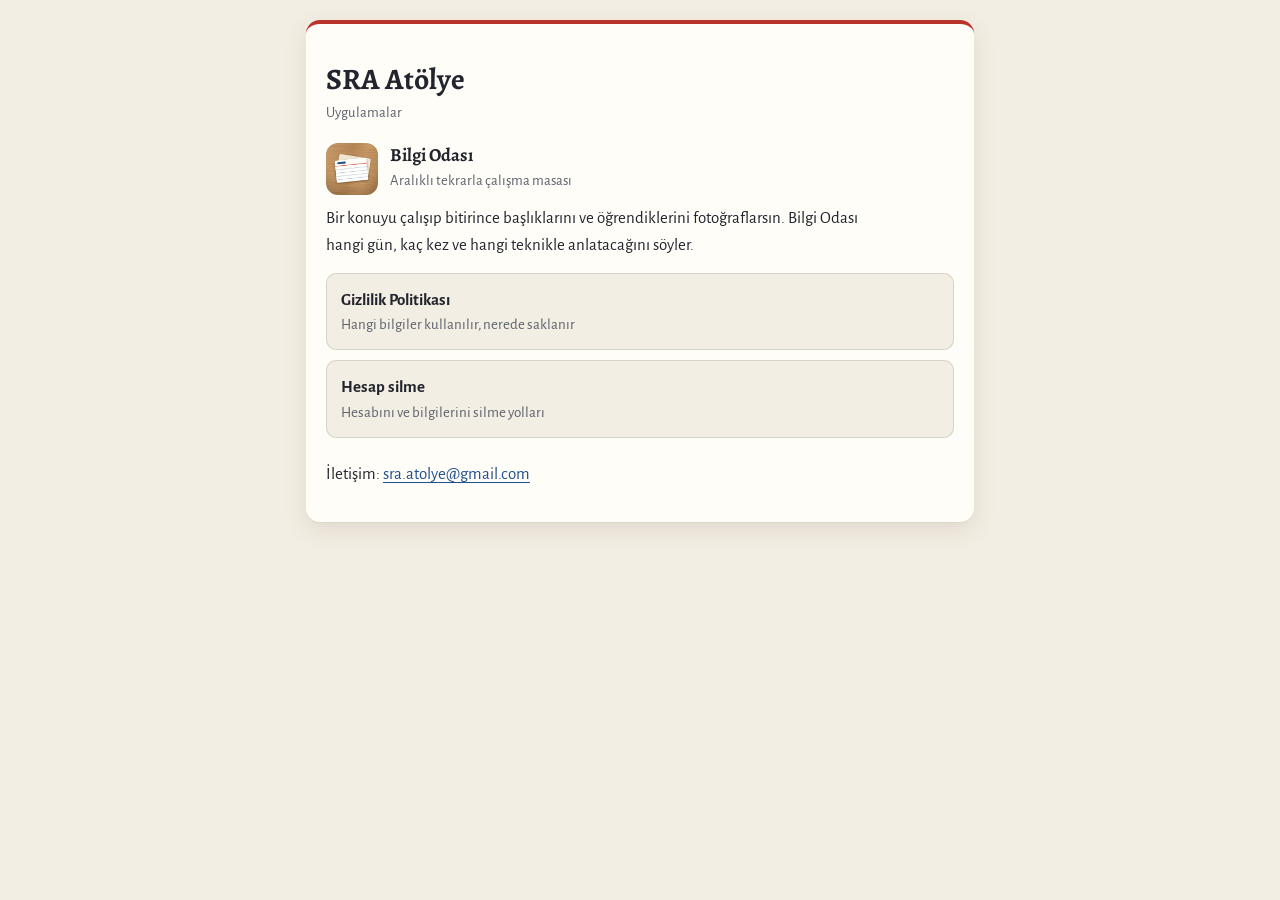
<file: index.html>
<!doctype html>
<html lang="tr">
<head>
<meta charset="utf-8">
<meta name="viewport" content="width=device-width, initial-scale=1">
<title>SRA Atölye</title>
<meta name="description" content="SRA Atölye'nin uygulamaları.">
<link rel="icon" href="bilgi-odasi/simge-64.png">
<link rel="preconnect" href="https://fonts.googleapis.com">
<link rel="preconnect" href="https://fonts.gstatic.com" crossorigin>
<link rel="stylesheet" href="https://fonts.googleapis.com/css2?family=Alegreya:wght@500;700&family=Alegreya+Sans:wght@400;700;800&display=swap">
<link rel="stylesheet" href="stil.css">
</head>
<body>
<main>
<article class="sayfa">
  <h1>SRA Atölye</h1>
  <p class="tarih">Uygulamalar</p>
  <div class="marka" style="margin-top:18px"><img src="bilgi-odasi/simge.png" alt="" width="52" height="52"><div><b>Bilgi Odası</b><span>Aralıklı tekrarla çalışma masası</span></div></div>
  <p>Bir konuyu çalışıp bitirince başlıklarını ve öğrendiklerini fotoğraflarsın. Bilgi Odası hangi gün, kaç kez ve hangi teknikle anlatacağını söyler.</p>
  <div class="baglantilar">
    <a href="bilgi-odasi/gizlilik.html">Gizlilik Politikası<span>Hangi bilgiler kullanılır, nerede saklanır</span></a>
    <a href="bilgi-odasi/hesap-silme.html">Hesap silme<span>Hesabını ve bilgilerini silme yolları</span></a>
  </div>
  <p style="margin-top:22px">İletişim: <a href="mailto:sra.atolye@gmail.com">sra.atolye@gmail.com</a></p>
</article>
</main>
</body>
</html>
</file>
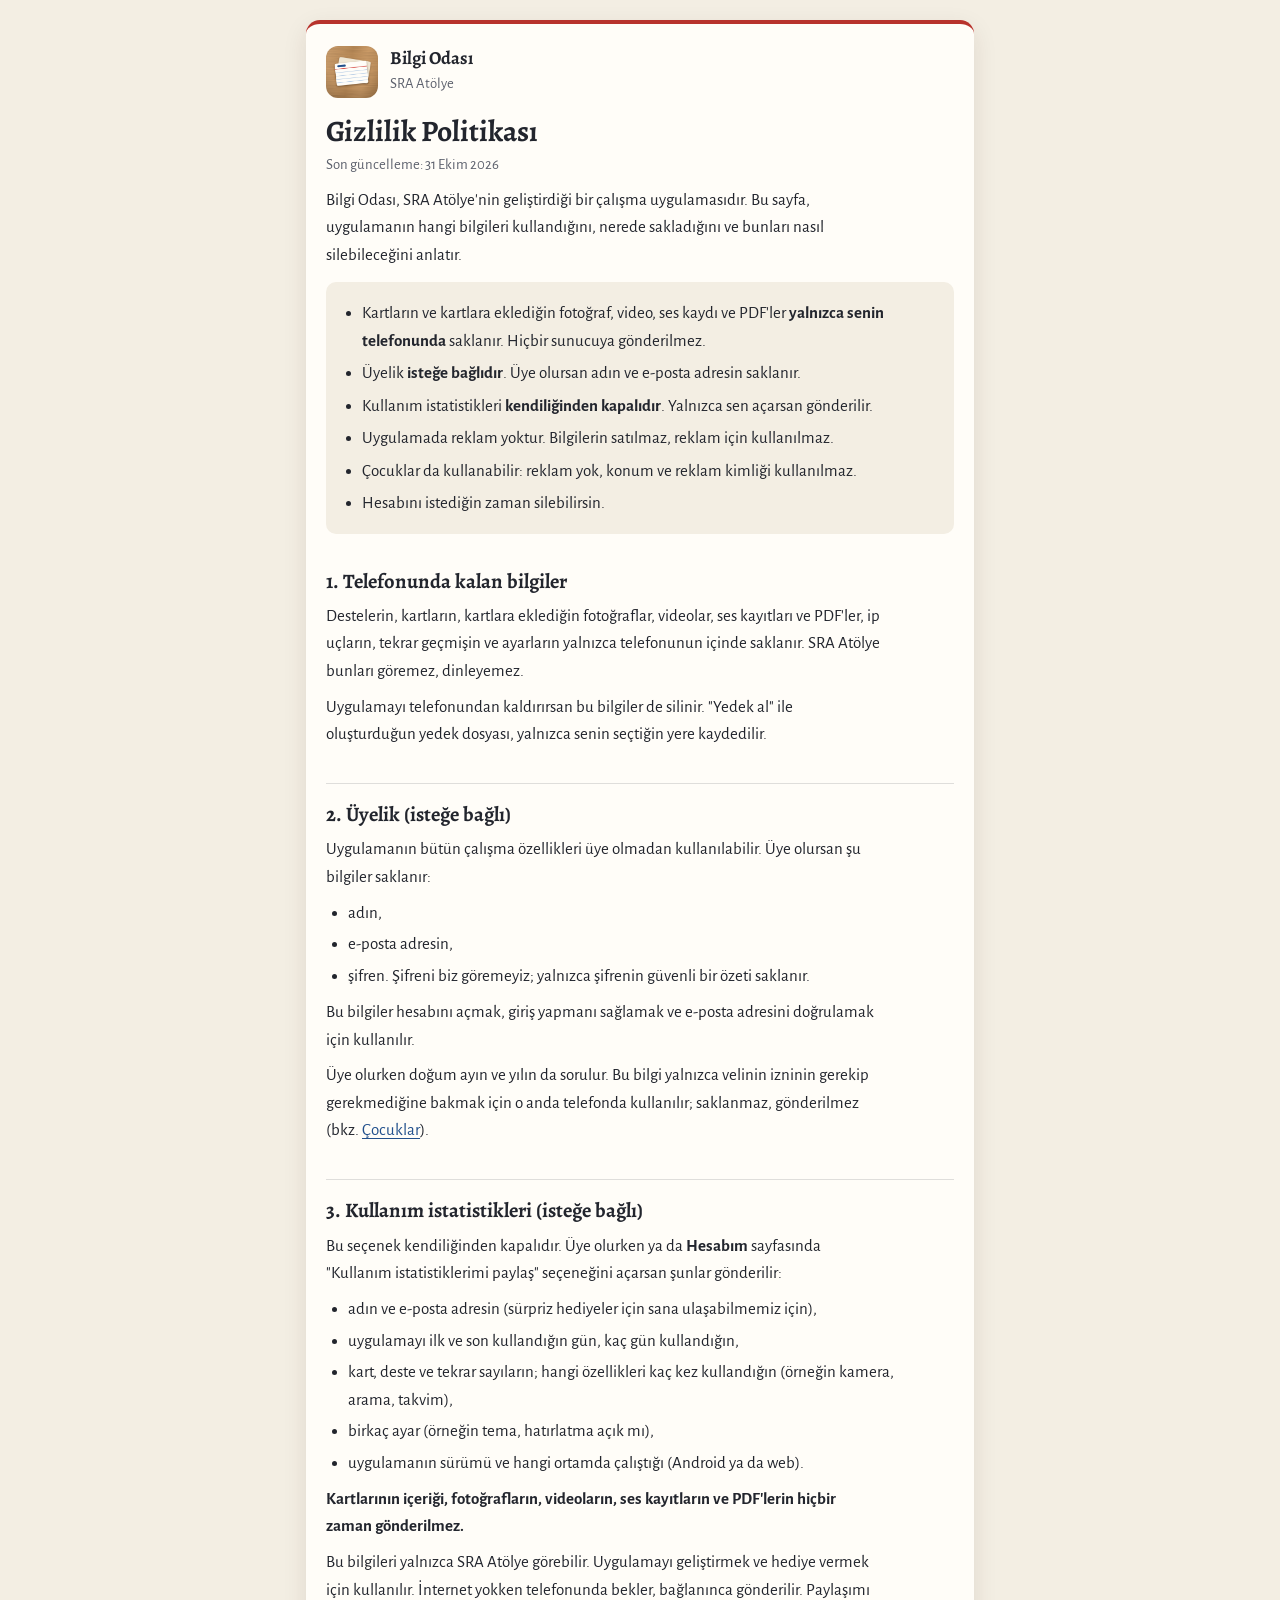
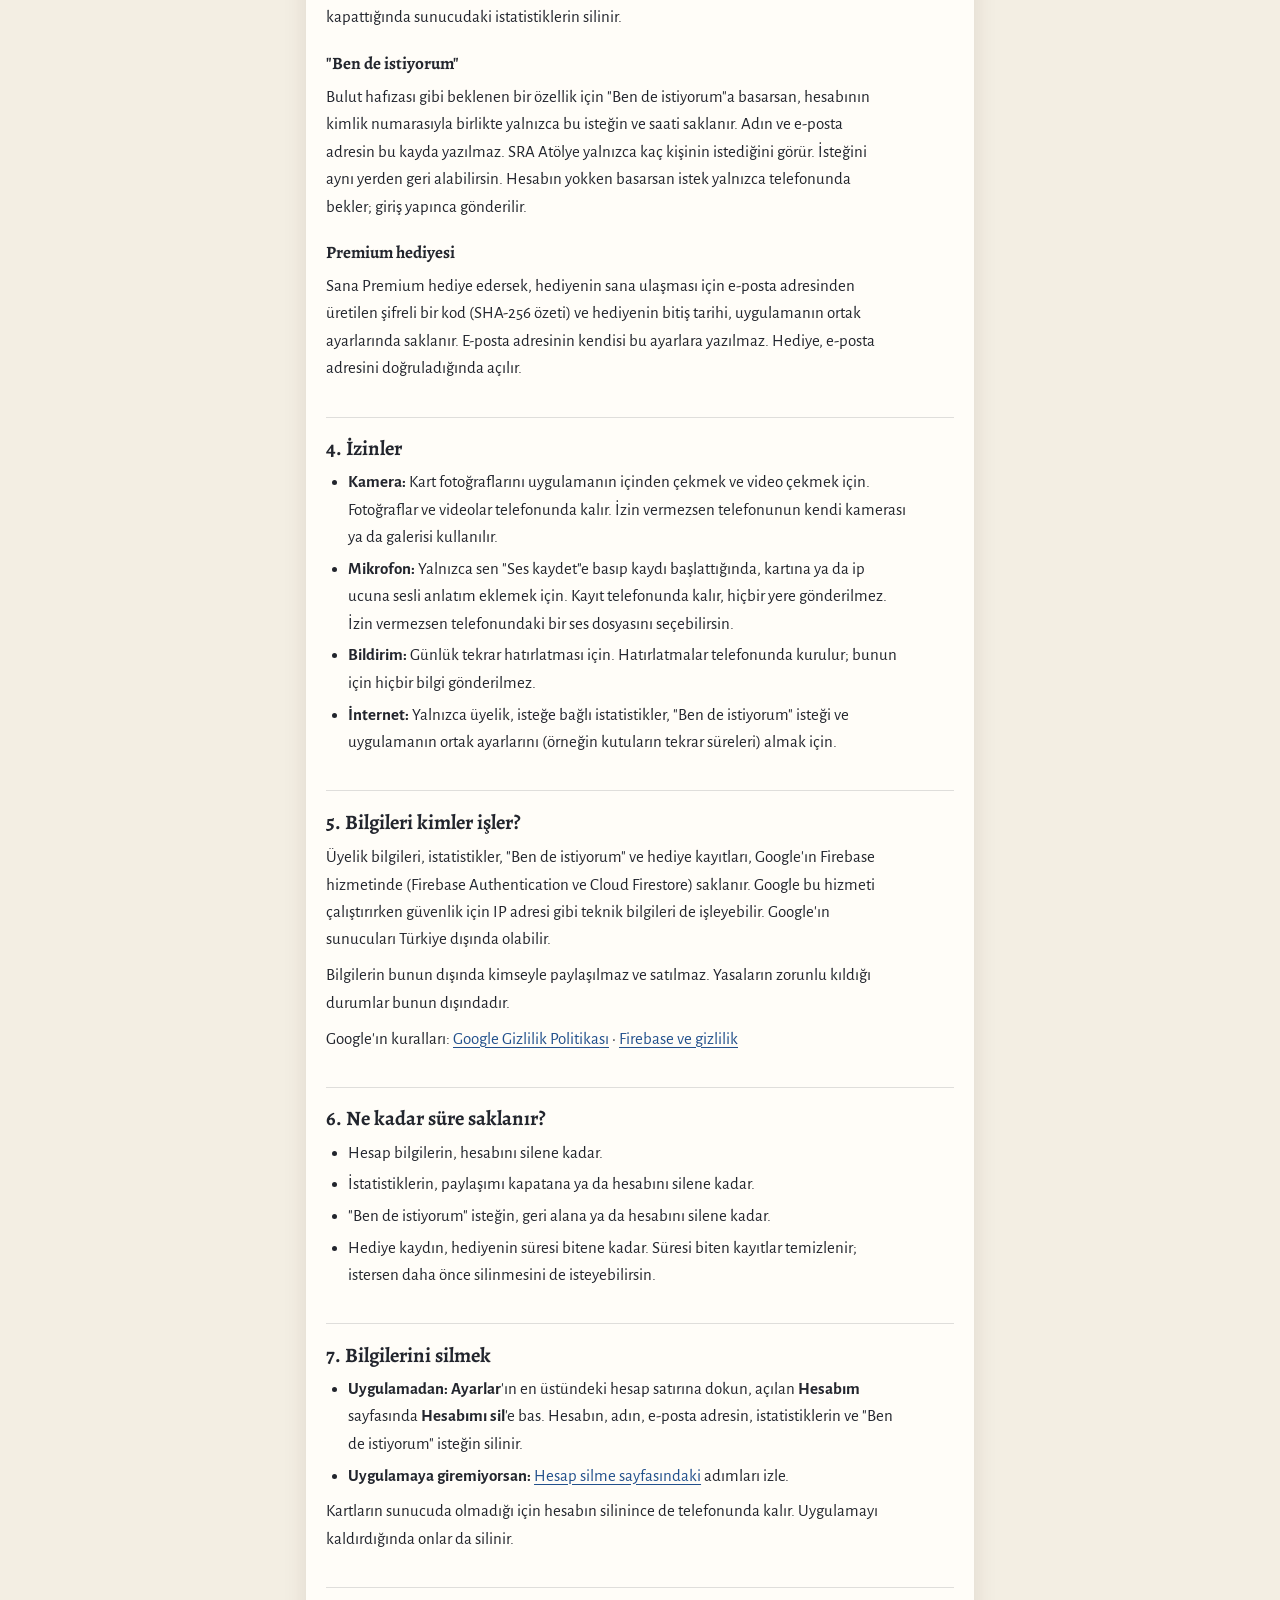
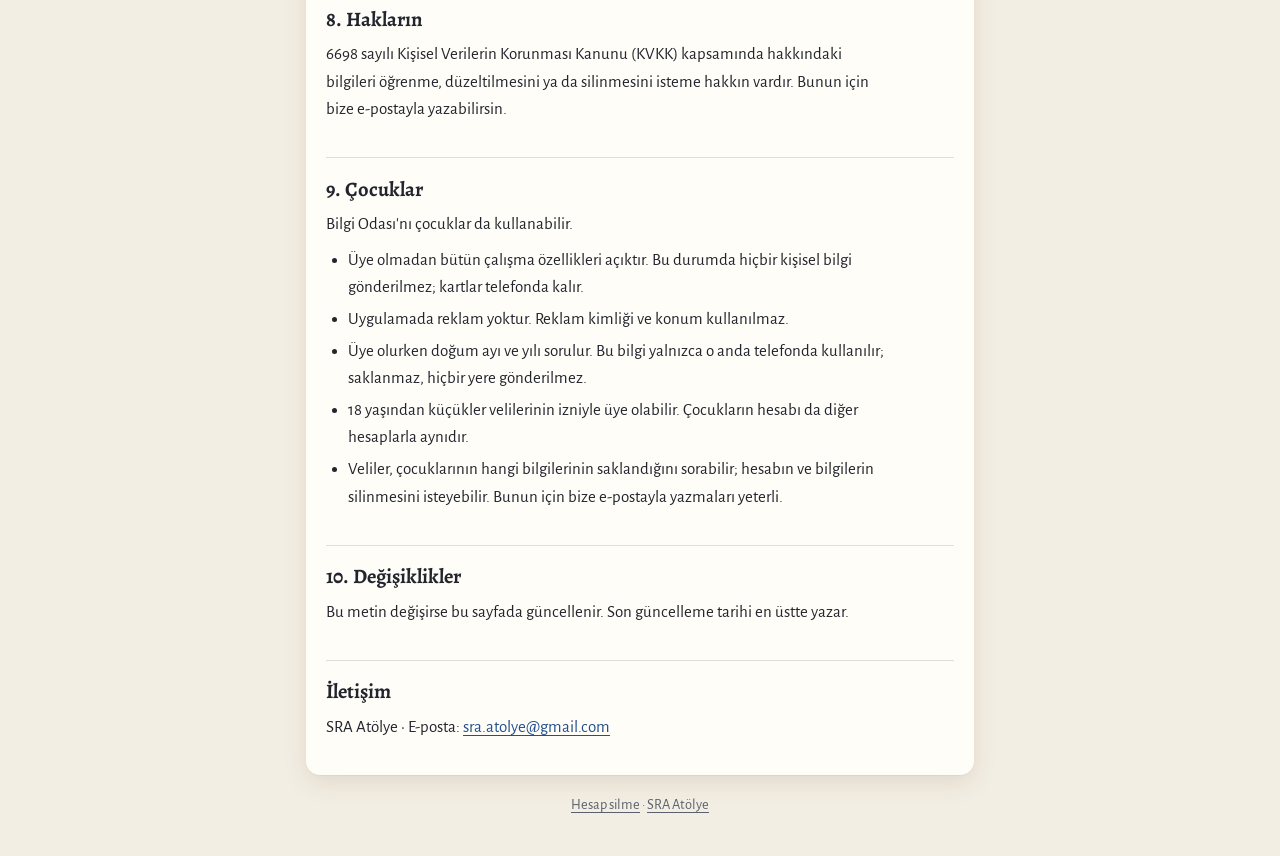
<file: bilgi-odasi/gizlilik.html>
<!doctype html>
<html lang="tr">
<head>
<meta charset="utf-8">
<meta name="viewport" content="width=device-width, initial-scale=1">
<title>Bilgi Odası · Gizlilik Politikası</title>
<meta name="description" content="Bilgi Odası uygulamasının hangi bilgileri kullandığı, nerede sakladığı ve nasıl silineceği.">
<link rel="icon" href="simge-64.png">
<link rel="preconnect" href="https://fonts.googleapis.com">
<link rel="preconnect" href="https://fonts.gstatic.com" crossorigin>
<link rel="stylesheet" href="https://fonts.googleapis.com/css2?family=Alegreya:wght@500;700&family=Alegreya+Sans:wght@400;700;800&display=swap">
<link rel="stylesheet" href="../stil.css">
</head>
<body>
<main>
<article class="sayfa">
  <div class="marka"><img src="simge.png" alt="" width="52" height="52"><div><b>Bilgi Odası</b><span>SRA Atölye</span></div></div>
  <h1>Gizlilik Politikası</h1>
  <p class="tarih">Son güncelleme: 31 Ekim 2026</p>
  <p>Bilgi Odası, SRA Atölye'nin geliştirdiği bir çalışma uygulamasıdır. Bu sayfa, uygulamanın hangi bilgileri kullandığını, nerede sakladığını ve bunları nasıl silebileceğini anlatır.</p>

  <ul class="ozet">
    <li>Kartların ve kartlara eklediğin fotoğraf, video, ses kaydı ve PDF'ler <b>yalnızca senin telefonunda</b> saklanır. Hiçbir sunucuya gönderilmez.</li>
    <li>Üyelik <b>isteğe bağlıdır</b>. Üye olursan adın ve e-posta adresin saklanır.</li>
    <li>Kullanım istatistikleri <b>kendiliğinden kapalıdır</b>. Yalnızca sen açarsan gönderilir.</li>
    <li>Uygulamada reklam yoktur. Bilgilerin satılmaz, reklam için kullanılmaz.</li>
    <li>Çocuklar da kullanabilir: reklam yok, konum ve reklam kimliği kullanılmaz.</li>
    <li>Hesabını istediğin zaman silebilirsin.</li>
  </ul>

  <h2>1. Telefonunda kalan bilgiler</h2>
  <p>Destelerin, kartların, kartlara eklediğin fotoğraflar, videolar, ses kayıtları ve PDF'ler, ip uçların, tekrar geçmişin ve ayarların yalnızca telefonunun içinde saklanır. SRA Atölye bunları göremez, dinleyemez.</p>
  <p>Uygulamayı telefonundan kaldırırsan bu bilgiler de silinir. "Yedek al" ile oluşturduğun yedek dosyası, yalnızca senin seçtiğin yere kaydedilir.</p>

  <h2>2. Üyelik (isteğe bağlı)</h2>
  <p>Uygulamanın bütün çalışma özellikleri üye olmadan kullanılabilir. Üye olursan şu bilgiler saklanır:</p>
  <ul>
    <li>adın,</li>
    <li>e-posta adresin,</li>
    <li>şifren. Şifreni biz göremeyiz; yalnızca şifrenin güvenli bir özeti saklanır.</li>
  </ul>
  <p>Bu bilgiler hesabını açmak, giriş yapmanı sağlamak ve e-posta adresini doğrulamak için kullanılır.</p>
  <p>Üye olurken doğum ayın ve yılın da sorulur. Bu bilgi yalnızca velinin izninin gerekip gerekmediğine bakmak için o anda telefonda kullanılır; saklanmaz, gönderilmez (bkz. <a href="#cocuklar">Çocuklar</a>).</p>

  <h2>3. Kullanım istatistikleri (isteğe bağlı)</h2>
  <p>Bu seçenek kendiliğinden kapalıdır. Üye olurken ya da <span class="yol">Hesabım</span> sayfasında "Kullanım istatistiklerimi paylaş" seçeneğini açarsan şunlar gönderilir:</p>
  <ul>
    <li>adın ve e-posta adresin (sürpriz hediyeler için sana ulaşabilmemiz için),</li>
    <li>uygulamayı ilk ve son kullandığın gün, kaç gün kullandığın,</li>
    <li>kart, deste ve tekrar sayıların; hangi özellikleri kaç kez kullandığın (örneğin kamera, arama, takvim),</li>
    <li>birkaç ayar (örneğin tema, hatırlatma açık mı),</li>
    <li>uygulamanın sürümü ve hangi ortamda çalıştığı (Android ya da web).</li>
  </ul>
  <p><b>Kartlarının içeriği, fotoğrafların, videoların, ses kayıtların ve PDF'lerin hiçbir zaman gönderilmez.</b></p>
  <p>Bu bilgileri yalnızca SRA Atölye görebilir. Uygulamayı geliştirmek ve hediye vermek için kullanılır. İnternet yokken telefonunda bekler, bağlanınca gönderilir. Paylaşımı kapattığında sunucudaki istatistiklerin silinir.</p>

  <h3>"Ben de istiyorum"</h3>
  <p>Bulut hafızası gibi beklenen bir özellik için "Ben de istiyorum"a basarsan, hesabının kimlik numarasıyla birlikte yalnızca bu isteğin ve saati saklanır. Adın ve e-posta adresin bu kayda yazılmaz. SRA Atölye yalnızca kaç kişinin istediğini görür. İsteğini aynı yerden geri alabilirsin. Hesabın yokken basarsan istek yalnızca telefonunda bekler; giriş yapınca gönderilir.</p>

  <h3>Premium hediyesi</h3>
  <p>Sana Premium hediye edersek, hediyenin sana ulaşması için e-posta adresinden üretilen şifreli bir kod (SHA-256 özeti) ve hediyenin bitiş tarihi, uygulamanın ortak ayarlarında saklanır. E-posta adresinin kendisi bu ayarlara yazılmaz. Hediye, e-posta adresini doğruladığında açılır.</p>

  <h2>4. İzinler</h2>
  <ul>
    <li><b>Kamera:</b> Kart fotoğraflarını uygulamanın içinden çekmek ve video çekmek için. Fotoğraflar ve videolar telefonunda kalır. İzin vermezsen telefonunun kendi kamerası ya da galerisi kullanılır.</li>
    <li><b>Mikrofon:</b> Yalnızca sen "Ses kaydet"e basıp kaydı başlattığında, kartına ya da ip ucuna sesli anlatım eklemek için. Kayıt telefonunda kalır, hiçbir yere gönderilmez. İzin vermezsen telefonundaki bir ses dosyasını seçebilirsin.</li>
    <li><b>Bildirim:</b> Günlük tekrar hatırlatması için. Hatırlatmalar telefonunda kurulur; bunun için hiçbir bilgi gönderilmez.</li>
    <li><b>İnternet:</b> Yalnızca üyelik, isteğe bağlı istatistikler, "Ben de istiyorum" isteği ve uygulamanın ortak ayarlarını (örneğin kutuların tekrar süreleri) almak için.</li>
  </ul>

  <h2>5. Bilgileri kimler işler?</h2>
  <p>Üyelik bilgileri, istatistikler, "Ben de istiyorum" ve hediye kayıtları, Google'ın Firebase hizmetinde (Firebase Authentication ve Cloud Firestore) saklanır. Google bu hizmeti çalıştırırken güvenlik için IP adresi gibi teknik bilgileri de işleyebilir. Google'ın sunucuları Türkiye dışında olabilir.</p>
  <p>Bilgilerin bunun dışında kimseyle paylaşılmaz ve satılmaz. Yasaların zorunlu kıldığı durumlar bunun dışındadır.</p>
  <p>Google'ın kuralları: <a href="https://policies.google.com/privacy?hl=tr">Google Gizlilik Politikası</a> · <a href="https://firebase.google.com/support/privacy">Firebase ve gizlilik</a></p>

  <h2>6. Ne kadar süre saklanır?</h2>
  <ul>
    <li>Hesap bilgilerin, hesabını silene kadar.</li>
    <li>İstatistiklerin, paylaşımı kapatana ya da hesabını silene kadar.</li>
    <li>"Ben de istiyorum" isteğin, geri alana ya da hesabını silene kadar.</li>
    <li>Hediye kaydın, hediyenin süresi bitene kadar. Süresi biten kayıtlar temizlenir; istersen daha önce silinmesini de isteyebilirsin.</li>
  </ul>

  <h2 id="silme">7. Bilgilerini silmek</h2>
  <ul>
    <li><b>Uygulamadan:</b> <span class="yol">Ayarlar</span>'ın en üstündeki hesap satırına dokun, açılan <span class="yol">Hesabım</span> sayfasında <span class="yol">Hesabımı sil</span>'e bas. Hesabın, adın, e-posta adresin, istatistiklerin ve "Ben de istiyorum" isteğin silinir.</li>
    <li><b>Uygulamaya giremiyorsan:</b> <a href="hesap-silme.html">Hesap silme sayfasındaki</a> adımları izle.</li>
  </ul>
  <p>Kartların sunucuda olmadığı için hesabın silinince de telefonunda kalır. Uygulamayı kaldırdığında onlar da silinir.</p>

  <h2>8. Hakların</h2>
  <p>6698 sayılı Kişisel Verilerin Korunması Kanunu (KVKK) kapsamında hakkındaki bilgileri öğrenme, düzeltilmesini ya da silinmesini isteme hakkın vardır. Bunun için bize e-postayla yazabilirsin.</p>

  <h2 id="cocuklar">9. Çocuklar</h2>
  <p>Bilgi Odası'nı çocuklar da kullanabilir.</p>
  <ul>
    <li>Üye olmadan bütün çalışma özellikleri açıktır. Bu durumda hiçbir kişisel bilgi gönderilmez; kartlar telefonda kalır.</li>
    <li>Uygulamada reklam yoktur. Reklam kimliği ve konum kullanılmaz.</li>
    <li>Üye olurken doğum ayı ve yılı sorulur. Bu bilgi yalnızca o anda telefonda kullanılır; saklanmaz, hiçbir yere gönderilmez.</li>
    <li>18 yaşından küçükler velilerinin izniyle üye olabilir. Çocukların hesabı da diğer hesaplarla aynıdır.</li>
    <li>Veliler, çocuklarının hangi bilgilerinin saklandığını sorabilir; hesabın ve bilgilerin silinmesini isteyebilir. Bunun için bize e-postayla yazmaları yeterli.</li>
  </ul>

  <h2>10. Değişiklikler</h2>
  <p>Bu metin değişirse bu sayfada güncellenir. Son güncelleme tarihi en üstte yazar.</p>

  <h2>İletişim</h2>
  <p>SRA Atölye · E-posta: <a href="mailto:sra.atolye@gmail.com">sra.atolye@gmail.com</a></p>
</article>
<footer><a href="hesap-silme.html">Hesap silme</a> · <a href="../">SRA Atölye</a></footer>
</main>
</body>
</html>
</file>
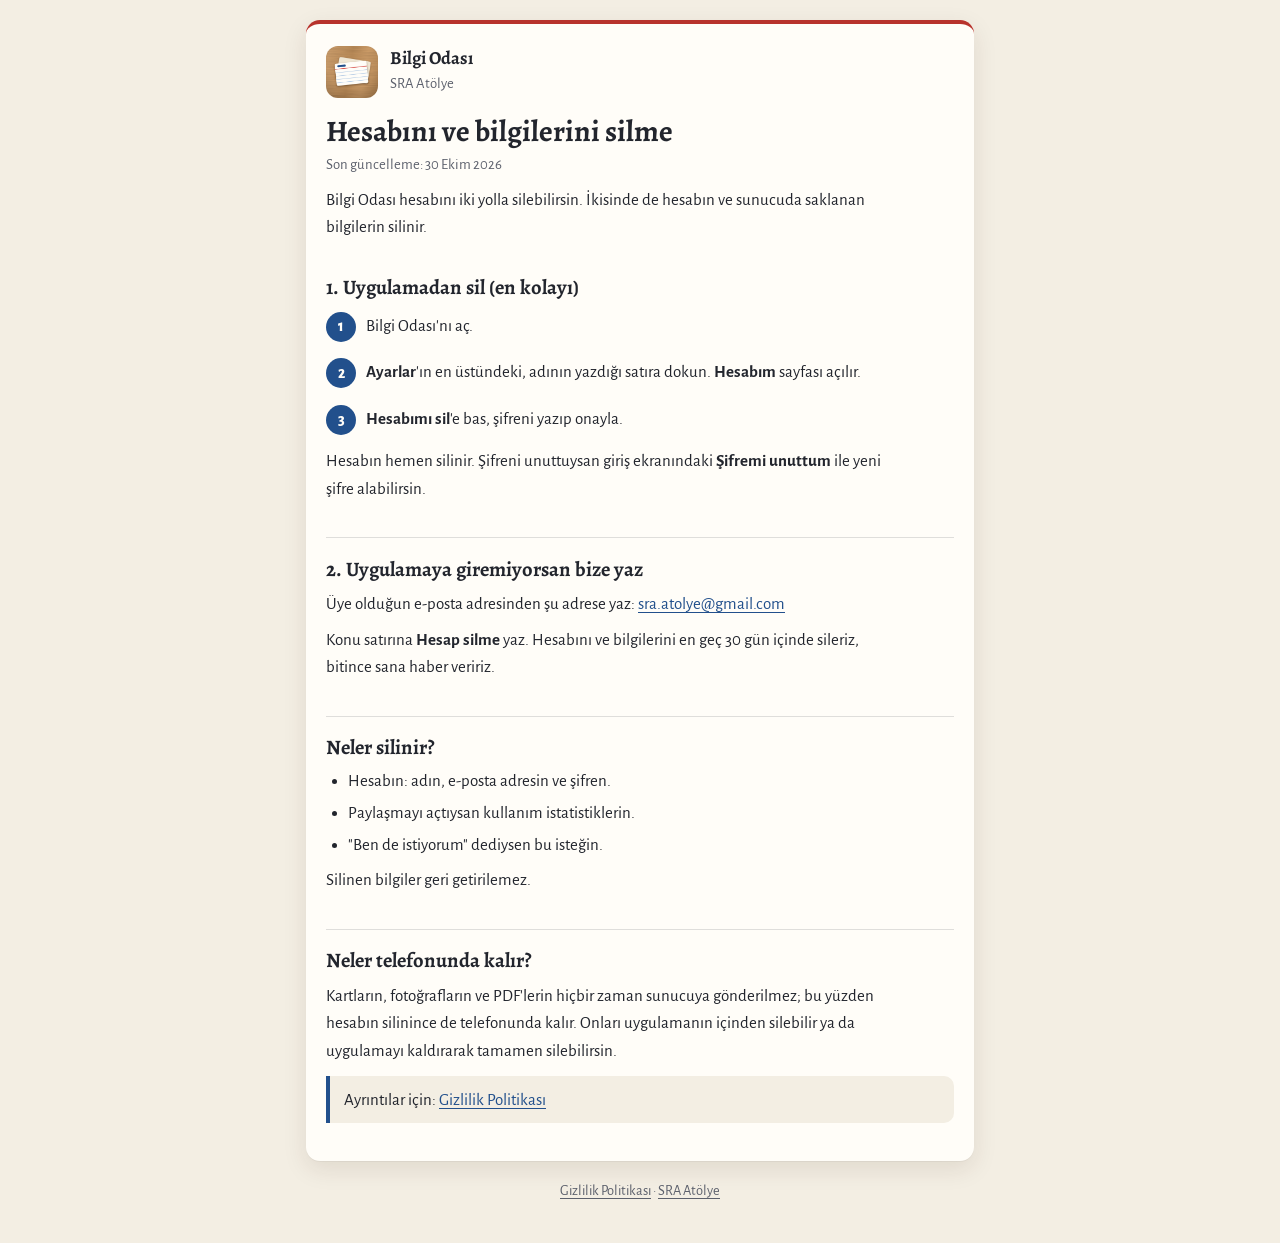
<file: bilgi-odasi/hesap-silme.html>
<!doctype html>
<html lang="tr">
<head>
<meta charset="utf-8">
<meta name="viewport" content="width=device-width, initial-scale=1">
<title>Bilgi Odası · Hesap Silme</title>
<meta name="description" content="Bilgi Odası hesabını ve bilgilerini silmenin yolları.">
<link rel="icon" href="simge-64.png">
<link rel="preconnect" href="https://fonts.googleapis.com">
<link rel="preconnect" href="https://fonts.gstatic.com" crossorigin>
<link rel="stylesheet" href="https://fonts.googleapis.com/css2?family=Alegreya:wght@500;700&family=Alegreya+Sans:wght@400;700;800&display=swap">
<link rel="stylesheet" href="../stil.css">
</head>
<body>
<main>
<article class="sayfa">
  <div class="marka"><img src="simge.png" alt="" width="52" height="52"><div><b>Bilgi Odası</b><span>SRA Atölye</span></div></div>
  <h1>Hesabını ve bilgilerini silme</h1>
  <p class="tarih">Son güncelleme: 30 Ekim 2026</p>
  <p>Bilgi Odası hesabını iki yolla silebilirsin. İkisinde de hesabın ve sunucuda saklanan bilgilerin silinir.</p>

  <h2>1. Uygulamadan sil (en kolayı)</h2>
  <ol class="adimlar">
    <li><span>Bilgi Odası'nı aç.</span></li>
    <li><span><span class="yol">Ayarlar</span>'ın en üstündeki, adının yazdığı satıra dokun. <span class="yol">Hesabım</span> sayfası açılır.</span></li>
    <li><span><span class="yol">Hesabımı sil</span>'e bas, şifreni yazıp onayla.</span></li>
  </ol>
  <p>Hesabın hemen silinir. Şifreni unuttuysan giriş ekranındaki <span class="yol">Şifremi unuttum</span> ile yeni şifre alabilirsin.</p>

  <h2>2. Uygulamaya giremiyorsan bize yaz</h2>
  <p>Üye olduğun e-posta adresinden şu adrese yaz: <a href="mailto:sra.atolye@gmail.com">sra.atolye@gmail.com</a></p>
  <p>Konu satırına <b>Hesap silme</b> yaz. Hesabını ve bilgilerini en geç 30 gün içinde sileriz, bitince sana haber veririz.</p>

  <h2>Neler silinir?</h2>
  <ul>
    <li>Hesabın: adın, e-posta adresin ve şifren.</li>
    <li>Paylaşmayı açtıysan kullanım istatistiklerin.</li>
    <li>"Ben de istiyorum" dediysen bu isteğin.</li>
  </ul>
  <p>Silinen bilgiler geri getirilemez.</p>

  <h2>Neler telefonunda kalır?</h2>
  <p>Kartların, fotoğrafların ve PDF'lerin hiçbir zaman sunucuya gönderilmez; bu yüzden hesabın silinince de telefonunda kalır. Onları uygulamanın içinden silebilir ya da uygulamayı kaldırarak tamamen silebilirsin.</p>

  <div class="not">Ayrıntılar için: <a href="gizlilik.html#silme">Gizlilik Politikası</a></div>
</article>
<footer><a href="gizlilik.html">Gizlilik Politikası</a> · <a href="../">SRA Atölye</a></footer>
</main>
</body>
</html>
</file>
<file: stil.css>
/* SRA Atölye — uygulama sayfaları (gizlilik, hesap silme). Bilgi Odası'nın kâğıt ve mürekkep renkleri. */
:root {
  --paper: #fffdf8;
  --paper-2: #f3eee3;
  --ink: #22252d;
  --ink-2: #5c606c;
  --accent: #b8332c;
  --lapis: #22508c;
  --line: rgba(34, 37, 45, .14);
  --mark: #fff0a6;
  color-scheme: light dark;
}
@media (prefers-color-scheme: dark) {
  :root {
    --paper: #25221e;
    --paper-2: #1c1a17;
    --ink: #f0e9db;
    --ink-2: #bfb5a3;
    --accent: #e07a6c;
    --lapis: #8fb5e8;
    --line: rgba(240, 233, 219, .14);
    --mark: #5c4e12;
  }
}
* { box-sizing: border-box; }
html { -webkit-text-size-adjust: 100%; }
body {
  margin: 0; background: var(--paper-2); color: var(--ink);
  font: 400 1.06rem/1.62 "Alegreya Sans", "Segoe UI", system-ui, -apple-system, sans-serif;
}
main { max-width: 700px; margin: 0 auto; padding: 20px 16px 40px; }
.sayfa {
  background: var(--paper); border-radius: 14px; padding: 22px 20px 26px;
  box-shadow: 0 1px 0 rgba(0, 0, 0, .04), 0 8px 24px rgba(54, 34, 14, .10);
  border-top: 4px solid var(--accent);
}
.marka { display: flex; align-items: center; gap: 12px; margin-bottom: 6px; }
.marka img { width: 52px; height: 52px; border-radius: 12px; flex: none; }
.marka b { display: block; font-family: "Alegreya", Georgia, serif; font-size: 1.15rem; line-height: 1.2; }
.marka span { color: var(--ink-2); font-size: .92rem; }
h1, h2, h3 { font-family: "Alegreya", "Iowan Old Style", Georgia, serif; line-height: 1.22; text-wrap: balance; }
h1 { font-size: 1.85rem; margin: .5em 0 .15em; }
h2 { font-size: 1.28rem; margin: 1.7em 0 .35em; padding-top: .9em; border-top: 1px solid var(--line); }
h2:first-of-type { border-top: 0; padding-top: 0; }
h3 { font-size: 1.08rem; margin: 1.3em 0 .3em; }
p, li { max-width: 62ch; }
p { margin: .5em 0; }
ul, ol { margin: .4em 0; padding-left: 1.3em; }
li { margin: .25em 0; }
.tarih { color: var(--ink-2); font-size: .92rem; margin-top: 0; }
.ozet { background: var(--paper-2); border-radius: 10px; padding: 12px 16px 12px 36px; margin: 14px 0 6px; }
.ozet li { margin: .3em 0; }
.adimlar { counter-reset: adim; list-style: none; padding: 0; display: grid; gap: 8px; }
.adimlar li { counter-increment: adim; display: grid; grid-template-columns: 30px minmax(0, 1fr); gap: 10px; align-items: start; }
.adimlar li::before {
  content: counter(adim); width: 30px; height: 30px; border-radius: 50%; display: grid; place-items: center;
  background: var(--lapis); color: var(--paper); font-weight: 800; font-size: .95rem; line-height: 1;
}
.yol { font-weight: 700; }
.not { border-left: 4px solid var(--lapis); background: var(--paper-2); padding: 10px 14px; border-radius: 0 10px 10px 0; margin: 12px 0; }
.ph { background: var(--mark); color: var(--ink); padding: 0 5px; border-radius: 4px; font-weight: 700; }
a { color: var(--lapis); text-underline-offset: 3px; }
a:focus-visible { outline: 3px solid var(--lapis); outline-offset: 2px; border-radius: 3px; }
.baglantilar { display: grid; gap: 10px; margin-top: 14px; }
.baglantilar a {
  display: block; padding: 12px 14px; border-radius: 10px; background: var(--paper-2); color: var(--ink);
  text-decoration: none; font-weight: 700; border: 1px solid var(--line);
}
.baglantilar a span { display: block; font-weight: 400; color: var(--ink-2); font-size: .94rem; }
footer { color: var(--ink-2); font-size: .9rem; text-align: center; margin-top: 18px; }
footer a { color: inherit; }
</file>
